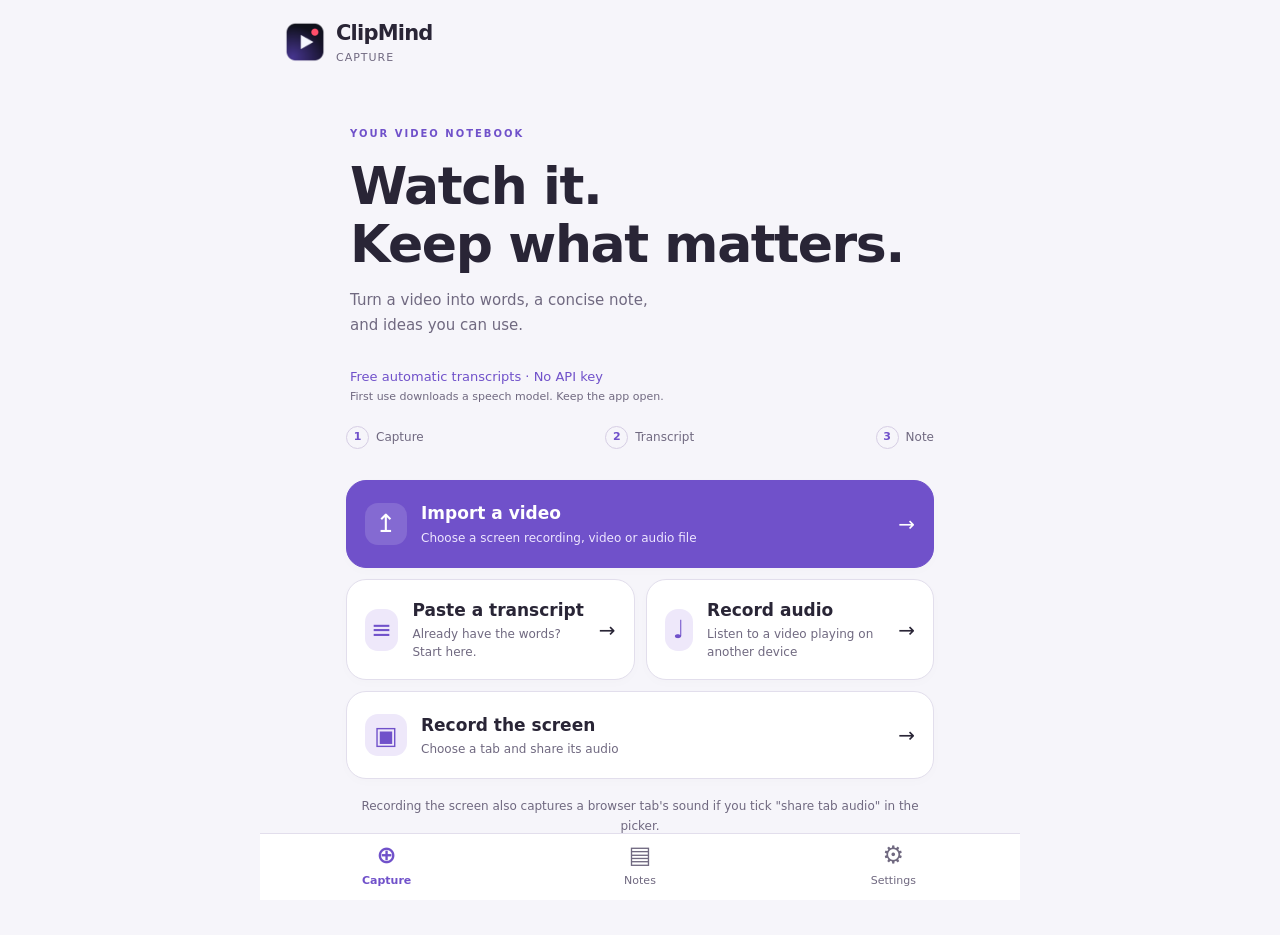
<file: index.html>
<!doctype html>
<html lang="en">
<head>
<meta charset="utf-8" />
<meta name="viewport" content="width=device-width, initial-scale=1, viewport-fit=cover" />
<title>ClipMind</title>
<meta name="description" content="Record what you're watching, get the transcript, and hand it to Claude or ChatGPT." />
<meta name="theme-color" content="#f6f5fa" />
<meta name="apple-mobile-web-app-capable" content="yes" />
<meta name="apple-mobile-web-app-status-bar-style" content="default" />
<meta name="apple-mobile-web-app-title" content="ClipMind" />
<link rel="manifest" href="./manifest.webmanifest" />
<link rel="apple-touch-icon" href="./icons/apple-touch-icon.png" />
<link rel="icon" href="./icons/favicon-64.png" sizes="64x64" />
<link rel="stylesheet" href="./styles.css" />
</head>
<body>
<div class="app">

  <header class="topbar">
    <div class="brand">
      <img class="brand-icon" src="./icons/icon-192.png" alt="" /><div><strong class="wordmark">ClipMind</strong><span id="view-title">Capture</span></div>
    </div>
    <button id="btn-install" class="ghost small" hidden>Install</button>
  </header>

  <div class="banner" id="storage-warning" hidden></div>
  <div class="banner setup" id="setup-prompt" hidden>
    <strong>AI is optional.</strong> Import, paste, save and copy without a key. Connect AI for automatic transcription and summaries.
    <button class="primary small" data-goto="settings">Connect AI</button>
  </div>

  <main id="main">

    <!-- ── Record ─────────────────────────────────────────────────────── -->
    <section class="view" id="view-record" data-view="record">
      <div class="intro"><span class="eyebrow">YOUR VIDEO NOTEBOOK</span><h2>Watch it.<br>Keep what matters.</h2><p>Turn a video into words, a concise note,<br>and ideas you can use.</p></div>
      <p class="free-caption">Free automatic transcripts · No API key<br><small>First use downloads a speech model. Keep the app open.</small></p>
      <div class="journey" aria-label="Workflow"><span><b>1</b> Capture</span><span><b>2</b> Transcript</span><span><b>3</b> Note</span></div>
      <div class="stage">
        <div class="pulse" id="pulse"><div class="pulse-fill" id="pulse-fill"></div></div>
        <div class="timer" id="timer">0:00</div>
        <div class="stage-hint" id="stage-hint">Pick how you want to capture this one.</div>
      </div>

      <div class="modes" id="modes">
        <button class="mode import-primary" data-mode="import"><span class="mode-icon">↥</span><span class="mode-text"><strong>Import a video</strong><small id="mode-import-note">Choose a screen recording, video or audio file</small></span><span class="arrow">→</span></button>
        <button class="mode" id="btn-new-transcript"><span class="mode-icon">≡</span><span class="mode-text"><strong>Paste a transcript</strong><small>Already have the words? Start here.</small></span><span class="arrow">→</span></button>
        <button class="mode" data-mode="mic"><span class="mode-icon">♩</span><span class="mode-text"><strong>Record audio</strong><small>Listen to a video playing on another device</small></span><span class="arrow">→</span></button>
        <button class="mode" data-mode="screen"><span class="mode-icon">▣</span><span class="mode-text"><strong>Record the screen</strong><small id="mode-screen-note">Choose a tab and share its audio</small></span><span class="arrow">→</span></button>
      </div>
      <div class="recording-controls" id="recording-controls" hidden>
        <button id="btn-pause" class="ghost">Pause</button>
        <button id="btn-stop" class="danger big">Stop &amp; save</button>
        <button id="btn-discard" class="ghost">Discard</button>
      </div>

      <div class="live-transcript" id="live-transcript" hidden>
        <h3>Live transcript</h3>
        <p id="live-text"></p>
      </div>

      <details class="guide" id="ios-guide" hidden>
        <summary>How to record your phone screen</summary>
        <ol>
          <li>Swipe down for <strong>Control Centre</strong>. No ⏺ button? Add it in
              Control Centre using its <strong>+</strong> button.</li>
          <li><strong>Long-press</strong> the ⏺ button and make sure <strong>Microphone is off</strong> —
              you want the video's own sound, not the room.</li>
          <li>Tap <strong>Start Recording</strong>, wait for the countdown, then play your video.</li>
          <li>Tap the Screen Recording indicator → <strong>Stop</strong>. iOS saves it to Photos.</li>
          <li>Come back here and tap <strong>Import a recording</strong>.</li>
        </ol>
        <p>Some apps block audio or video recording. Check that your saved clip has sound before importing.</p>
      </details>

      <p class="tip" id="record-tip"></p>
      <input type="file" id="file-input" accept="video/*,audio/*" hidden />
    </section>

    <!-- ── Library ────────────────────────────────────────────────────── -->
    <section class="view" id="view-library" data-view="library" hidden>
      <div class="section-heading"><span class="eyebrow">YOUR PERSONAL NOTEBOOK</span><h2>Saved notes</h2><p>Videos, words and the things worth keeping.</p></div>
      <label class="searchbox"><span aria-hidden="true">⌕</span><input id="library-search" type="search" aria-label="Search saved notes" placeholder="Search titles, notes or transcripts" /></label>
      <div id="library-count" class="muted"></div><p id="search-empty" class="empty" hidden>No matches. Try a different word.</p>
      <div id="library-list" class="library"></div>
      <div class="empty" id="library-empty" hidden>
        <p>Your next useful idea belongs here.</p>
        <button class="primary" data-goto="record">Add your first video</button>
      </div>
    </section>

    <!-- ── One session ────────────────────────────────────────────────── -->
    <section class="view" id="view-session" data-view="session" hidden>
      <button class="back" data-goto="library">‹ Saved notes</button>

      <div class="player-wrap" id="player-wrap"></div>

      <input class="title-input" id="session-title" aria-label="Title" />
      <div class="meta-row" id="session-meta"></div>

      <div class="session-switch" role="group" aria-label="Note or transcript"><button id="tab-note" class="selected" aria-pressed="true">Concise note</button><button id="tab-transcript" aria-pressed="false">Full transcript</button></div>
      <section class="panel note-panel" id="note-panel">
        <div class="panel-head"><h3>The ideas to keep</h3><span class="badge" id="note-kind">Your note</span></div>
        <p class="muted" id="note-status" role="status">Add a transcript to create a concise note.</p>
        <label class="sr-only" for="note-editor">Edit your concise note</label><textarea id="note-editor" placeholder="Your concise note will appear here. You can also write your own." rows="8"></textarea>
        <div class="note-actions"><button class="primary" id="btn-make-note">Create concise note</button><button class="ghost" id="btn-save-note">Save note</button><button class="ghost" id="btn-copy-note">Copy note</button><button class="ghost" id="btn-export-note">Export .txt</button></div>
      </section>
      <div class="panel" id="transcript-panel" hidden>
        <div class="panel-head">
          <h3>Full transcript</h3>
          <div class="panel-actions">
            <button class="ghost small" id="btn-transcribe">Transcribe</button>
            <button class="ghost small" id="btn-paste-transcript">Paste</button>
            <button class="ghost small" id="btn-copy-transcript">Copy all</button>
          </div>
        </div>
        <div class="status" id="transcript-status" role="status" hidden></div><button class="ghost small" id="btn-cancel-transcription" hidden>Cancel transcription</button>
        <div class="transcript" id="transcript-body"></div>
      </div>

      <div class="export-panel"><div><strong>Take it to your AI</strong><p>Copy the full transcript, then paste it into ChatGPT or any AI you use.</p></div><button class="primary" id="btn-copy-for-ai">Copy transcript</button><a href="https://chatgpt.com/" target="_blank" rel="noopener" class="external-link">Open ChatGPT ↗</a></div>
      <details class="advanced"><summary>More analysis inside ClipMind <small>Optional · uses your API key</small></summary>
      <div class="panel ask" id="ask-panel">
        <div class="panel-head">
          <h3>What do you want to do with this?</h3>
          <button class="ghost small" id="btn-suggest">Suggest</button>
        </div>
        <div class="chips" id="action-chips"></div>
        <div class="action-input" id="action-input" hidden>
          <label id="action-input-label" for="action-input-field"></label>
          <div class="row">
            <input id="action-input-field" />
            <button class="primary" id="btn-run-action">Go</button>
          </div>
        </div>
        <label class="toggle">
          <input type="checkbox" id="chk-frames" />
          <span>Also send still frames from the video <small>(better for visual content, costs more)</small></span>
        </label>
        <div class="model-note" id="model-note"></div>
      </div>

      <div id="threads" class="threads"></div>
      </details>
    </section>

    <!-- ── Settings ───────────────────────────────────────────────────── -->
    <section class="view" id="view-settings" data-view="settings" hidden>
      <div class="section-heading"><span class="eyebrow">MAKE IT YOURS</span><h2>Settings</h2><p>No ClipMind account needed. AI services are optional and may charge separately.</p></div>
      <div class="panel"><h3>Add to Home Screen</h3><p>On iPhone, open this site in Safari, tap Share, then Add to Home Screen. Open the new ClipMind icon to use it like an app.</p><p class="muted">Saved content stays in this browser on this device. Export important notes before clearing site data.</p></div>
      <div class="panel">
        <h3>AI for summaries &amp; analysis</h3>
        <div class="field">
          <label for="set-provider">Provider</label>
          <select id="set-provider">
            <option value="anthropic">Claude (Anthropic)</option>
            <option value="openai">ChatGPT (OpenAI)</option>
          </select>
        </div>

        <div data-provider="anthropic">
          <div class="field">
            <label for="set-anthropic-key">Anthropic API key</label>
            <div class="key-row">
              <input id="set-anthropic-key" type="password" placeholder="sk-ant-…" autocomplete="off" />
              <button class="ghost small" data-paste="#set-anthropic-key">Paste</button>
              <button class="ghost small" data-check="anthropic">Check</button>
            </div>
            <div class="check-result" data-result="anthropic" hidden></div>
            <small>From <a href="https://console.anthropic.com/settings/keys" target="_blank" rel="noopener">console.anthropic.com</a>. Stored only on this device.</small>
          </div>
          <div class="field">
            <label for="set-anthropic-model">Model</label>
            <input id="set-anthropic-model" list="anthropic-models" />
            <datalist id="anthropic-models"></datalist>
          </div>
          <div class="field">
            <label for="set-effort">Effort</label>
            <select id="set-effort">
              <option value="low">Low — quick and cheap</option>
              <option value="medium">Medium</option>
              <option value="high">High — the default</option>
              <option value="xhigh">Extra high</option>
              <option value="max">Max — slowest, most thorough</option>
            </select>
          </div>
          <label class="toggle">
            <input type="checkbox" id="set-fallbacks" />
            <span>Use a fallback model if a request is declined <small>(on by default; turn off if your gateway rejects the beta header)</small></span>
          </label>
        </div>

        <div data-provider="openai" hidden>
          <div class="field">
            <label for="set-openai-key">OpenAI API key</label>
            <div class="key-row">
              <input id="set-openai-key" type="password" placeholder="sk-…" autocomplete="off" />
              <button class="ghost small" data-paste="#set-openai-key">Paste</button>
              <button class="ghost small" data-check="openai">Check</button>
            </div>
            <div class="check-result" data-result="openai" hidden></div>
            <small>From <a href="https://platform.openai.com/api-keys" target="_blank" rel="noopener">platform.openai.com</a>. Stored only on this device.</small>
          </div>
          <div class="field">
            <label for="set-openai-model">Model</label>
            <input id="set-openai-model" list="openai-models" />
            <datalist id="openai-models"></datalist>
          </div>
        </div>
      </div>

      <div class="panel">
        <h3>Transcription</h3>
        <div class="field">
          <label for="set-transcriber">How to get the words</label>
          <select id="set-transcriber">
            <option value="local">Free on-device — no API key</option>
            <option value="openai">Paid OpenAI API — upload for transcription</option>
            <option value="webspeech">Live in the browser — free, no timestamps</option>
            <option value="manual">Paste it myself</option>
          </select>
          <small id="transcriber-note"></small>
        </div>
        <div class="field" data-transcriber="openai">
          <label for="set-openai-key2">OpenAI API key (for Whisper)</label>
          <div class="key-row">
            <input id="set-openai-key2" type="password" placeholder="sk-…" autocomplete="off" />
            <button class="ghost small" data-paste="#set-openai-key2">Paste</button>
            <button class="ghost small" data-check="openai">Check</button>
          </div>
          <small>Whisper is OpenAI's, so this is needed even when Claude writes the answers.</small>
        </div>
        <div class="field" data-transcriber="openai">
          <label for="set-whisper-model">Speech model</label>
          <input id="set-whisper-model" list="whisper-models" />
          <datalist id="whisper-models">
            <option value="whisper-1"></option>
            <option value="gpt-4o-transcribe"></option>
            <option value="gpt-4o-mini-transcribe"></option>
          </datalist>
        </div>
        <div class="field">
          <label for="set-language">Spoken language <small>(optional, improves accuracy)</small></label>
          <input id="set-language" placeholder="e.g. en, es, de" />
        </div>
        <label class="toggle">
          <input type="checkbox" id="set-auto-transcribe" />
          <span>Transcribe automatically when a recording finishes</span>
        </label>
      </div>

      <div class="panel">
        <h3>Recording</h3>
        <label class="toggle">
          <input type="checkbox" id="set-mic-with-screen" />
          <span>Mix in the microphone when recording the screen <small>(catches your own commentary)</small></span>
        </label>
        <div class="field">
          <label for="set-frame-count">Still frames to send when frames are enabled</label>
          <input id="set-frame-count" type="number" min="1" max="20" />
        </div>
      </div>

      <div class="panel">
        <h3>Keys on a server instead</h3>
        <div class="field">
          <label for="set-proxy">Proxy URL <small>(optional)</small></label>
          <input id="set-proxy" placeholder="https://my-proxy.example.com" />
          <small>Run <code>server.js</code> from this repo and the keys stay in its environment instead of on your phone. Leave empty to call the APIs directly.</small>
        </div>
      </div>

      <div class="panel">
        <h3>Storage</h3>
        <p class="muted" id="storage-note">Recordings live in this browser only.</p>
        <button class="danger ghost" id="btn-clear">Delete everything</button>
      </div>

      <p class="muted centre version">ClipMind · <a href="https://github.com/lx2rice/video-recording-" target="_blank" rel="noopener">source</a></p>
    </section>
  </main>

  <nav class="tabs">
    <button class="tab active" data-goto="record"><span>⊕</span>Capture</button>
    <button class="tab" data-goto="library"><span>▤</span>Notes</button>
    <button class="tab" data-goto="settings"><span>⚙</span>Settings</button>
  </nav>
</div>

<div class="toast" id="toast" role="status" aria-live="polite" hidden></div>
<dialog id="transcript-dialog"><form method="dialog" id="transcript-form"><div class="panel-head"><h2>Paste your transcript</h2><button class="ghost" value="cancel" aria-label="Close">✕</button></div><label for="transcript-title">Video title</label><input id="transcript-title" placeholder="Give this video a name" /><label for="transcript-input">Transcript</label><textarea id="transcript-input" rows="12" placeholder="Paste the words here. Timestamps are welcome."></textarea><p class="muted">The full text is saved. No AI key needed.</p><div class="note-actions"><button class="ghost" value="cancel">Cancel</button><button class="primary" id="btn-save-transcript" type="button">Save transcript</button></div></form></dialog>

<script type="module" src="./js/app.js"></script>
</body>
</html>
</file>
<file: styles.css>
/* Dark, phone-first. Everything sits between the status bar and the tab bar,
   with safe-area padding so it behaves as a standalone Home Screen app. */

:root {
  --bg: #0e1018;
  --bg-raised: #171a25;
  --bg-sunken: #0a0c12;
  --line: #262b3a;
  --text: #eef0f8;
  --muted: #9aa2bb;
  --accent: #7c5cff;
  --accent-soft: #7c5cff26;
  --rec: #ff4e6a;
  --ok: #3ddc97;
  --radius: 16px;
  --tabbar: 62px;
}

* { box-sizing: border-box; }

/* `hidden` must win over the display rules below, or panels toggled in JS
   stay on screen. */
[hidden] { display: none !important; }

html, body {
  margin: 0;
  padding: 0;
  background: var(--bg);
  color: var(--text);
  font: 16px/1.5 -apple-system, BlinkMacSystemFont, "Segoe UI", Roboto, system-ui, sans-serif;
  -webkit-font-smoothing: antialiased;
  overscroll-behavior-y: none;
}

body { min-height: 100dvh; }

a { color: #a692ff; }

.app {
  display: flex;
  flex-direction: column;
  min-height: 100dvh;
}

/* ── top bar ─────────────────────────────────────────────────────────── */

.topbar {
  position: sticky;
  top: 0;
  z-index: 20;
  display: flex;
  align-items: center;
  justify-content: space-between;
  gap: 12px;
  padding: calc(env(safe-area-inset-top) + 12px) 16px 12px;
  background: color-mix(in srgb, var(--bg) 88%, transparent);
  backdrop-filter: blur(14px);
  border-bottom: 1px solid var(--line);
}

.brand { display: flex; align-items: center; gap: 10px; }
.brand h1 { font-size: 18px; margin: 0; font-weight: 650; letter-spacing: -0.01em; }

.dot {
  width: 10px; height: 10px; border-radius: 50%;
  background: var(--rec);
  box-shadow: 0 0 0 4px #ff4e6a26;
}

.banner {
  margin: 12px 16px 0;
  padding: 11px 13px;
  border-radius: 12px;
  border: 1px solid #ffcc6644;
  background: #ffcc660f;
  color: #ffd98a;
  font-size: 13px;
  max-width: 720px;
  align-self: center;
  width: calc(100% - 32px);
}

main {
  flex: 1;
  padding: 16px 16px calc(var(--tabbar) + env(safe-area-inset-bottom) + 24px);
  max-width: 720px;
  width: 100%;
  margin: 0 auto;
}

/* ── record view ─────────────────────────────────────────────────────── */

.stage { text-align: center; padding: 18px 0 8px; }

.pulse {
  width: 132px; height: 132px;
  margin: 0 auto 14px;
  border-radius: 50%;
  background: var(--bg-raised);
  border: 1px solid var(--line);
  display: grid;
  place-items: center;
  position: relative;
  overflow: hidden;
}

.pulse-fill {
  width: 60px; height: 60px;
  border-radius: 50%;
  background: linear-gradient(160deg, var(--accent), #4a2fd6);
  transition: transform 90ms linear, background 200ms;
}

body.is-recording .pulse-fill { background: linear-gradient(160deg, var(--rec), #c02b45); }
body.is-recording .pulse { border-color: #ff4e6a55; box-shadow: 0 0 40px #ff4e6a22; }

.timer { font-size: 32px; font-variant-numeric: tabular-nums; font-weight: 600; letter-spacing: -0.02em; }
.stage-hint { color: var(--muted); font-size: 14px; margin-top: 4px; min-height: 40px; padding: 0 8px; }

.modes { display: grid; gap: 10px; margin-top: 8px; }

.mode {
  display: flex; align-items: center; gap: 14px;
  width: 100%;
  text-align: left;
  padding: 15px;
  border-radius: var(--radius);
  border: 1px solid var(--line);
  background: var(--bg-raised);
  color: var(--text);
  font: inherit;
  cursor: pointer;
}
.mode:active { transform: scale(0.99); }
.mode[disabled] { opacity: 0.45; cursor: not-allowed; }
.mode-icon { font-size: 24px; }
.mode-text { display: flex; flex-direction: column; gap: 2px; }
.mode-text small { color: var(--muted); font-size: 13px; }

.recording-controls {
  display: grid;
  grid-template-columns: 1fr auto 1fr;
  align-items: center;
  gap: 10px;
  margin-top: 10px;
}

.live-transcript {
  margin-top: 18px;
  padding: 14px;
  border: 1px solid var(--line);
  border-radius: var(--radius);
  background: var(--bg-sunken);
}
.live-transcript h3 { margin: 0 0 8px; font-size: 13px; text-transform: uppercase; letter-spacing: 0.08em; color: var(--muted); }
.live-transcript p { margin: 0; font-size: 15px; max-height: 190px; overflow-y: auto; }

.tip { color: var(--muted); font-size: 13px; text-align: center; margin-top: 18px; }

/* ── buttons ─────────────────────────────────────────────────────────── */

button {
  font: inherit;
  cursor: pointer;
  border-radius: 12px;
  border: 1px solid transparent;
  padding: 11px 16px;
  transition: opacity 120ms, transform 120ms;
}
button:active { transform: scale(0.98); }
button[disabled] { opacity: 0.5; cursor: not-allowed; }

.primary { background: var(--accent); color: #fff; font-weight: 600; }
.ghost { background: transparent; border-color: var(--line); color: var(--text); }
.danger { background: var(--rec); color: #fff; font-weight: 600; }
.danger.ghost { background: transparent; color: var(--rec); border-color: #ff4e6a55; }
.small { padding: 7px 11px; font-size: 13px; border-radius: 10px; }
.big { padding: 15px 22px; font-size: 17px; }

.back {
  background: none; border: none; color: var(--muted);
  padding: 0 0 12px; font-size: 15px;
}

/* ── library ─────────────────────────────────────────────────────────── */

.library { display: grid; gap: 10px; }

.card {
  display: grid;
  grid-template-columns: 92px 1fr;
  gap: 12px;
  align-items: stretch;
  padding: 10px;
  border-radius: var(--radius);
  border: 1px solid var(--line);
  background: var(--bg-raised);
  cursor: pointer;
  text-align: left;
  color: inherit;
  font: inherit;
  width: 100%;
}
.card .thumb {
  width: 92px; height: 62px;
  border-radius: 10px;
  background: var(--bg-sunken) center/cover no-repeat;
  display: grid; place-items: center;
  font-size: 22px;
  flex: none;
}
.card h4 { margin: 2px 0 4px; font-size: 15px; font-weight: 600; }
.card .sub { color: var(--muted); font-size: 12.5px; display: flex; flex-wrap: wrap; gap: 8px; }

.badge {
  font-size: 11px;
  padding: 2px 7px;
  border-radius: 999px;
  border: 1px solid var(--line);
  color: var(--muted);
}
.badge.ok { color: var(--ok); border-color: #3ddc9744; }
.badge.warn { color: #ffcc66; border-color: #ffcc6644; }

.empty { text-align: center; padding: 48px 16px; color: var(--muted); display: grid; gap: 14px; justify-items: center; }

/* ── session ─────────────────────────────────────────────────────────── */

.player-wrap { border-radius: var(--radius); overflow: hidden; background: #000; margin-bottom: 12px; }
.player-wrap video, .player-wrap audio { width: 100%; display: block; }
.player-wrap audio { background: var(--bg-raised); padding: 12px; }

.title-input {
  width: 100%;
  background: none;
  border: none;
  border-bottom: 1px solid transparent;
  color: var(--text);
  font-size: 20px;
  font-weight: 650;
  padding: 4px 0;
  letter-spacing: -0.01em;
}
.title-input:focus { outline: none; border-bottom-color: var(--accent); }

.meta-row { color: var(--muted); font-size: 13px; display: flex; gap: 10px; flex-wrap: wrap; margin: 6px 0 14px; align-items: center; }

.panel {
  border: 1px solid var(--line);
  border-radius: var(--radius);
  background: var(--bg-raised);
  padding: 14px;
  margin-bottom: 14px;
}
.panel h3 { margin: 0 0 10px; font-size: 15px; font-weight: 650; }
.panel-head { display: flex; align-items: center; justify-content: space-between; gap: 8px; margin-bottom: 10px; }
.panel-head h3 { margin: 0; }
.panel-actions { display: flex; gap: 6px; }

.transcript { max-height: 280px; overflow-y: auto; font-size: 14.5px; }
.transcript.empty-state { color: var(--muted); font-size: 14px; }
.tline { display: flex; gap: 10px; padding: 3px 0; }
.tline button {
  background: none; border: none; padding: 0;
  color: var(--accent); font-variant-numeric: tabular-nums;
  font-size: 12.5px; flex: none; width: 52px; text-align: left;
}

.status {
  font-size: 13px;
  color: var(--muted);
  background: var(--bg-sunken);
  border-radius: 10px;
  padding: 9px 11px;
  margin-bottom: 10px;
  display: flex;
  align-items: center;
  gap: 9px;
}
.status.error { color: #ff9aae; }
.spinner {
  width: 13px; height: 13px; flex: none;
  border: 2px solid var(--line);
  border-top-color: var(--accent);
  border-radius: 50%;
  animation: spin 0.8s linear infinite;
}
@keyframes spin { to { transform: rotate(360deg); } }

.chips { display: flex; flex-wrap: wrap; gap: 8px; }
.chip {
  background: var(--bg-sunken);
  border: 1px solid var(--line);
  color: var(--text);
  padding: 9px 13px;
  border-radius: 999px;
  font-size: 14px;
  display: inline-flex;
  align-items: center;
  gap: 7px;
}
.chip.selected { border-color: var(--accent); background: var(--accent-soft); }
.chip.suggested { border-style: dashed; }

.action-input { margin-top: 12px; display: grid; gap: 7px; }
.action-input .row { display: flex; gap: 8px; }
.action-input input { flex: 1; }
.action-input label { font-size: 13px; color: var(--muted); }

.model-note { font-size: 12.5px; color: var(--muted); margin-top: 10px; }

.threads { display: grid; gap: 14px; }

.thread { border: 1px solid var(--line); border-radius: var(--radius); background: var(--bg-raised); overflow: hidden; }
.thread-head {
  display: flex; align-items: center; justify-content: space-between; gap: 8px;
  padding: 12px 14px;
  border-bottom: 1px solid var(--line);
  background: var(--bg-sunken);
}
.thread-head strong { font-size: 14px; }
.thread-head .sub { color: var(--muted); font-size: 12px; }
.thread-body { padding: 4px 14px 14px; }

.msg { padding: 10px 0; border-bottom: 1px solid var(--line); }
.msg:last-child { border-bottom: none; }
.msg .who { font-size: 11px; text-transform: uppercase; letter-spacing: 0.08em; color: var(--muted); margin-bottom: 5px; }
.msg .body { font-size: 15px; overflow-wrap: anywhere; }
.msg .body p { margin: 0 0 9px; }
.msg .body ul, .msg .body ol { margin: 0 0 9px; padding-left: 20px; }
.msg .body li { margin-bottom: 4px; }
.msg .body h1, .msg .body h2, .msg .body h3 { font-size: 15px; margin: 14px 0 7px; }
.msg .body code { background: var(--bg-sunken); padding: 1px 5px; border-radius: 5px; font-size: 13px; }
.msg .body pre { background: var(--bg-sunken); padding: 11px; border-radius: 10px; overflow-x: auto; }
.msg .body pre code { background: none; padding: 0; }
.msg .body blockquote { margin: 0 0 9px; padding-left: 11px; border-left: 2px solid var(--line); color: var(--muted); }
.msg .body a { overflow-wrap: anywhere; }
.msg .body table { border-collapse: collapse; width: 100%; font-size: 13.5px; }
.msg .body th, .msg .body td { border: 1px solid var(--line); padding: 5px 7px; text-align: left; }

.thread-foot { display: flex; gap: 8px; padding: 0 14px 14px; }
.thread-foot input { flex: 1; }

.cursor::after {
  content: '▍';
  animation: blink 1s steps(2) infinite;
  color: var(--accent);
}
@keyframes blink { 50% { opacity: 0; } }

/* ── forms ───────────────────────────────────────────────────────────── */

.field { display: grid; gap: 6px; margin-bottom: 14px; }
.field > label { font-size: 13.5px; color: var(--muted); }
.field small, .toggle small { color: var(--muted); font-size: 12.5px; display: block; }

input, select, textarea {
  font: inherit;
  color: var(--text);
  background: var(--bg-sunken);
  border: 1px solid var(--line);
  border-radius: 11px;
  padding: 11px 12px;
  width: 100%;
  -webkit-appearance: none;
  appearance: none;
}
input:focus, select, textarea:focus { outline: none; }
input:focus, textarea:focus { border-color: var(--accent); }
select {
  background-image: url("data:image/svg+xml;utf8,<svg xmlns='http://www.w3.org/2000/svg' width='12' height='8'><path d='M1 1l5 5 5-5' stroke='%239aa2bb' stroke-width='1.6' fill='none'/></svg>");
  background-repeat: no-repeat;
  background-position: right 13px center;
  padding-right: 34px;
}

.key-row { display: flex; gap: 6px; align-items: stretch; }
.key-row input { flex: 1; min-width: 0; }
.key-row button { flex: none; white-space: nowrap; }

.check-result { font-size: 13px; padding: 8px 10px; border-radius: 10px; background: var(--bg-sunken); }
.check-result.ok { color: var(--ok); }
.check-result.bad { color: #ff9aae; }

.banner.setup {
  border-color: #7c5cff55;
  background: var(--accent-soft);
  color: var(--text);
  display: flex;
  align-items: center;
  gap: 10px;
  flex-wrap: wrap;
}
.banner.setup button { margin-left: auto; }

.guide {
  border: 1px solid var(--line);
  border-radius: var(--radius);
  background: var(--bg-raised);
  padding: 12px 14px;
  margin-top: 16px;
  font-size: 14px;
}
.guide summary { cursor: pointer; font-weight: 600; }
.guide ol { padding-left: 20px; margin: 12px 0 8px; }
.guide li { margin-bottom: 8px; }
.guide p { color: var(--muted); font-size: 13px; margin: 8px 0 0; }

.toggle { display: flex; gap: 10px; align-items: flex-start; margin-bottom: 12px; font-size: 14px; }
.toggle input { width: 20px; height: 20px; flex: none; accent-color: var(--accent); margin-top: 1px; }

.muted { color: var(--muted); font-size: 13.5px; }
.centre { text-align: center; }
.version { margin-top: 24px; }

/* ── tab bar ─────────────────────────────────────────────────────────── */

.tabs {
  position: fixed;
  bottom: 0; left: 0; right: 0;
  z-index: 30;
  display: grid;
  grid-template-columns: repeat(3, 1fr);
  background: color-mix(in srgb, var(--bg) 92%, transparent);
  backdrop-filter: blur(14px);
  border-top: 1px solid var(--line);
  padding-bottom: env(safe-area-inset-bottom);
}
.tab {
  background: none;
  border: none;
  border-radius: 0;
  color: var(--muted);
  font-size: 11px;
  display: grid;
  gap: 3px;
  justify-items: center;
  padding: 9px 0 7px;
  height: var(--tabbar);
}
.tab span { font-size: 19px; line-height: 1; }
.tab.active { color: var(--text); }

/* ── toast ───────────────────────────────────────────────────────────── */

.toast {
  position: fixed;
  left: 50%;
  bottom: calc(var(--tabbar) + env(safe-area-inset-bottom) + 16px);
  transform: translateX(-50%);
  background: #22273a;
  border: 1px solid var(--line);
  color: var(--text);
  padding: 11px 16px;
  border-radius: 12px;
  font-size: 14px;
  max-width: min(92vw, 420px);
  z-index: 60;
  box-shadow: 0 12px 30px #0008;
}
.toast.error { border-color: #ff4e6a66; color: #ffb3c1; }

@media (prefers-reduced-motion: reduce) {
  * { animation-duration: 0.01ms !important; transition-duration: 0.01ms !important; }
}

/* ClipMind 2: a calm, mobile notebook. */
:root{--bg:#f6f5fa;--bg-raised:#fff;--bg-sunken:#efedf5;--line:#e2deec;--text:#292536;--muted:#706980;--accent:#7051ca;--accent-soft:#eee8fa;--ok:#28755b;--radius:22px}
a{color:#6744b2}button,input,textarea,select{font:inherit}button,a,input,textarea,summary{touch-action:manipulation}button:focus-visible,a:focus-visible,summary:focus-visible{outline:3px solid #a68ae5;outline-offset:3px}
.topbar{background:var(--bg);backdrop-filter:none;border:0;max-width:760px;width:100%;margin:auto;padding:calc(env(safe-area-inset-top) + 18px) 24px 14px}.brand-icon{width:42px;height:42px;border-radius:13px}.brand>div{display:flex;flex-direction:column}.wordmark{font-size:21px;letter-spacing:-.8px}#view-title{font-size:11px;color:var(--muted);letter-spacing:1px;text-transform:uppercase}.intro{padding:24px 4px 14px}.eyebrow{font-size:10px;letter-spacing:2px;font-weight:750;color:var(--accent)}h2{font-size:34px;line-height:1.12;letter-spacing:-1.4px;margin:13px 0}.intro h2{font-size:clamp(36px,10vw,48px);font-weight:750}.intro p,.section-heading p{color:var(--muted);font-size:15px;line-height:1.65}.journey{display:flex;justify-content:space-between;gap:6px;padding:15px 0 23px;font-size:12px;color:var(--muted)}.journey span{display:flex;align-items:center;gap:7px}.journey b{display:grid;place-items:center;width:23px;height:23px;border:1px solid #d6cee4;border-radius:50%;font-size:11px;color:var(--accent)}.stage{display:none}.is-recording .stage{display:block}.is-recording .intro,.is-recording .journey{display:none}.mode{min-height:88px;padding:18px;border-radius:20px;background:#fff;border:1px solid var(--line);box-shadow:0 3px 12px #35235e04;gap:14px}.mode-text strong{font-size:17px}.mode-text small{font-size:12px;line-height:1.5;color:var(--muted)}.mode-icon{font-size:25px;width:42px;height:42px;border-radius:13px;display:grid;place-items:center;background:var(--accent-soft);color:var(--accent)}.import-primary{background:#7051ca;color:white;border-color:#7051ca}.import-primary .mode-text small{color:#eee6ff}.import-primary .mode-icon{color:white;background:#ffffff24}.arrow{margin-left:auto;font-size:20px}.modes{gap:11px}.mode:hover{border-color:#a18ac9}.import-primary:hover{background:#6544bf}.primary{background:var(--accent);color:white;border:1px solid var(--accent)}.ghost{color:var(--text);background:#f3f0f8;border:1px solid var(--line)}button{min-height:44px}.small{min-height:44px}.tabs{background:var(--bg-raised);backdrop-filter:none;border-top:1px solid var(--line);padding-bottom:env(safe-area-inset-bottom);max-width:760px;left:50%;transform:translateX(-50%);width:100%;gap:0}.tab{min-height:66px;font-size:11px;gap:2px}.tab span{font-size:24px}.tab.active{background:transparent;color:var(--accent);font-weight:750}.guide{background:#eeeaf6;border:0;padding:16px;font-size:13px}.guide summary{color:#5d457e;min-height:32px;padding-top:5px}.tip{font-size:12px;line-height:1.65}.banner.setup{display:none}.panel{padding:18px;border-color:var(--line);box-shadow:none}.panel-head{flex-wrap:wrap;gap:10px}.panel h3{font-size:17px}.title-input{font-size:24px;font-weight:700;letter-spacing:-.6px}.session-switch{display:flex;background:#eae5f3;border-radius:14px;padding:4px;margin:20px 0 16px;gap:4px}.session-switch button{flex:1;border:0;background:transparent;border-radius:11px;color:var(--muted);font-size:14px}.session-switch button.selected{background:white;color:var(--accent);box-shadow:0 2px 6px #291b4810;font-weight:700}textarea{display:block;width:100%;resize:vertical;background:white;color:var(--text);border:1px solid var(--line);border-radius:12px;padding:14px;line-height:1.7;font-size:16px}#note-editor{border:0;background:#fcfbff;padding:12px;min-height:220px}.note-actions{display:flex;flex-wrap:wrap;gap:8px;margin-top:16px}.note-actions button{font-size:13px}.note-actions .primary{flex:1 0 55%}.export-panel{border:1px solid #ddd2f1;background:#ede6fa;padding:20px;border-radius:20px;margin:20px 0;display:flex;flex-wrap:wrap;gap:12px;align-items:center}.export-panel p{font-size:13px;color:#6c5a83;margin:6px 0 0}.export-panel strong{font-size:17px}.export-panel button{font-size:13px}.external-link{font-size:13px;padding:10px 0}.advanced>summary{cursor:pointer;padding:15px 4px;color:var(--muted);font-size:14px}.advanced>summary small{display:block;font-size:11px;margin-top:4px}.searchbox{display:flex;align-items:center;gap:12px;background:white;border:1px solid var(--line);border-radius:14px;padding:0 14px;margin:22px 0 14px}.searchbox input{background:transparent;border:0;padding:14px 0;width:100%;min-width:0}.searchbox span{font-size:24px;color:var(--muted)}#library-count{font-size:12px;margin-bottom:16px}.card{background:white;border-color:var(--line);padding:16px;text-align:left}.card h4{font-size:16px}.card .note-preview{font-size:12px;color:var(--muted);margin:8px 0 0;display:-webkit-box;-webkit-line-clamp:2;-webkit-box-orient:vertical;overflow:hidden}.thumb{background:#eee6fb;color:var(--accent);font-size:26px}.badge{color:#695382;background:#eee8f6}.badge.ok{color:#28755b;background:#e5f4ec}.badge.warn{color:#906833;background:#fff2df}.tline button{color:var(--accent)}.transcript{max-height:60vh;color:var(--text);white-space:pre-wrap}.section-heading{padding:18px 4px 2px}.section-heading h2{font-size:32px}.back{color:var(--accent)}.toast{background:#30283e;color:white;max-width:calc(100vw - 32px);z-index:100}.toast.error{background:#743346}.status{color:#594773}.status.error{color:#a13948}.check-result.ok{color:#28755b}.model-note,.muted{color:var(--muted)}.banner{color:#7e5932;background:#fff0d9}.thread{background:white}.chip{background:#f4f0fa;color:var(--text)}.thread .who{color:var(--accent)}.field input,.field select{background:white;color:var(--text)}.empty{color:var(--muted)}.note-panel #note-status{font-size:12px;line-height:1.6}.sr-only{position:absolute;width:1px;height:1px;overflow:hidden;clip:rect(0,0,0,0)}dialog{border:1px solid var(--line);border-radius:24px;padding:24px;max-width:560px;width:calc(100% - 24px);max-height:90dvh;overflow:auto;color:var(--text);background:var(--bg)}dialog::backdrop{background:#251b3c88}dialog h2{font-size:24px;margin:0}dialog label{display:block;margin:16px 0 7px;font-size:13px;font-weight:650}dialog input{width:100%;background:white}dialog .muted{font-size:12px}.player-wrap:empty{display:none}.meta-row{font-size:11px}.panel-actions{flex-wrap:wrap}main{padding-top:0;max-width:620px}.panel-actions button{font-size:12px;padding:7px 10px}.version{font-size:12px}input,select{font-size:16px!important}#note-kind{font-size:10px}@media(min-width:700px){.intro{padding-top:40px}.intro h2{font-size:52px}.modes{grid-template-columns:1fr 1fr}.import-primary{grid-column:1/-1}.modes .mode[data-mode=screen]{grid-column:1/-1}}@media(prefers-reduced-motion:reduce){*,*::before,*::after{animation:none!important;transition:none!important;scroll-behavior:auto!important}}

.free-caption{font-size:13px;color:var(--accent);margin:0 4px 5px}.free-caption small{font-size:11px;color:var(--muted)}
</file>
